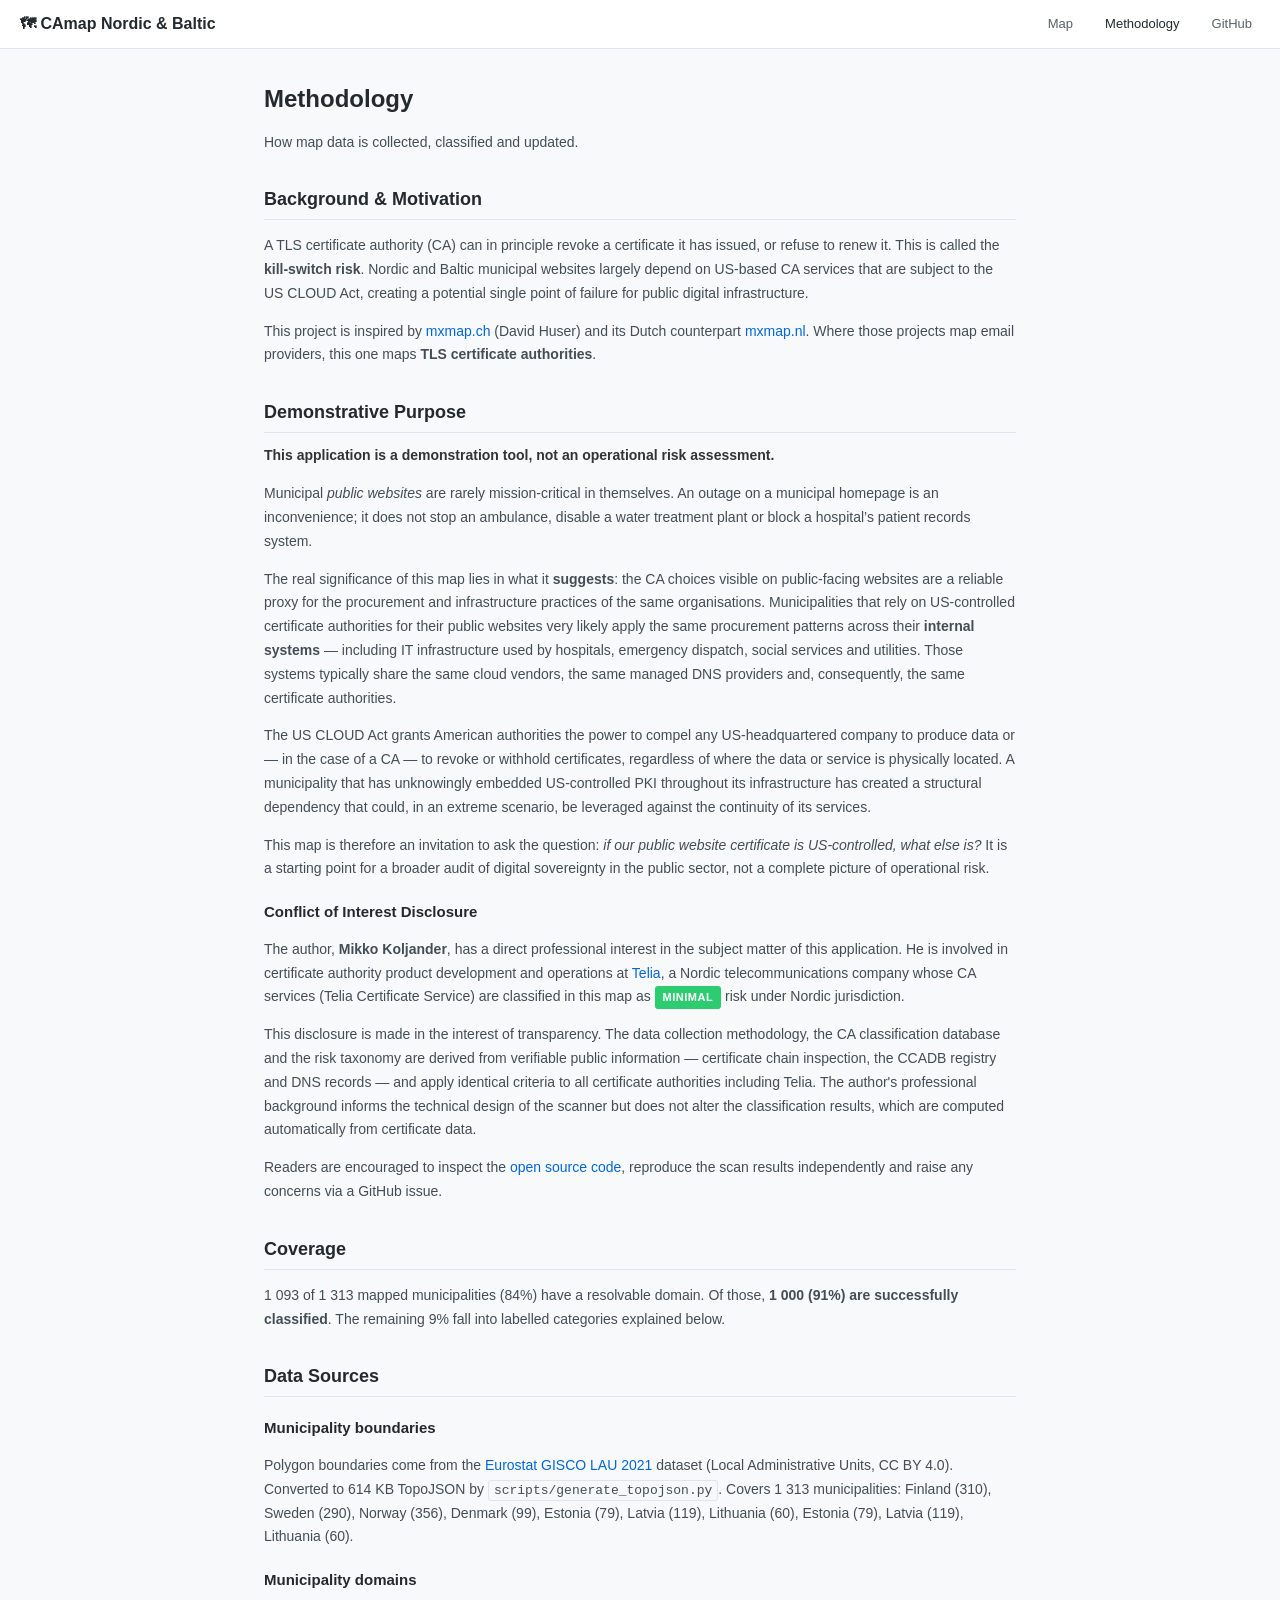
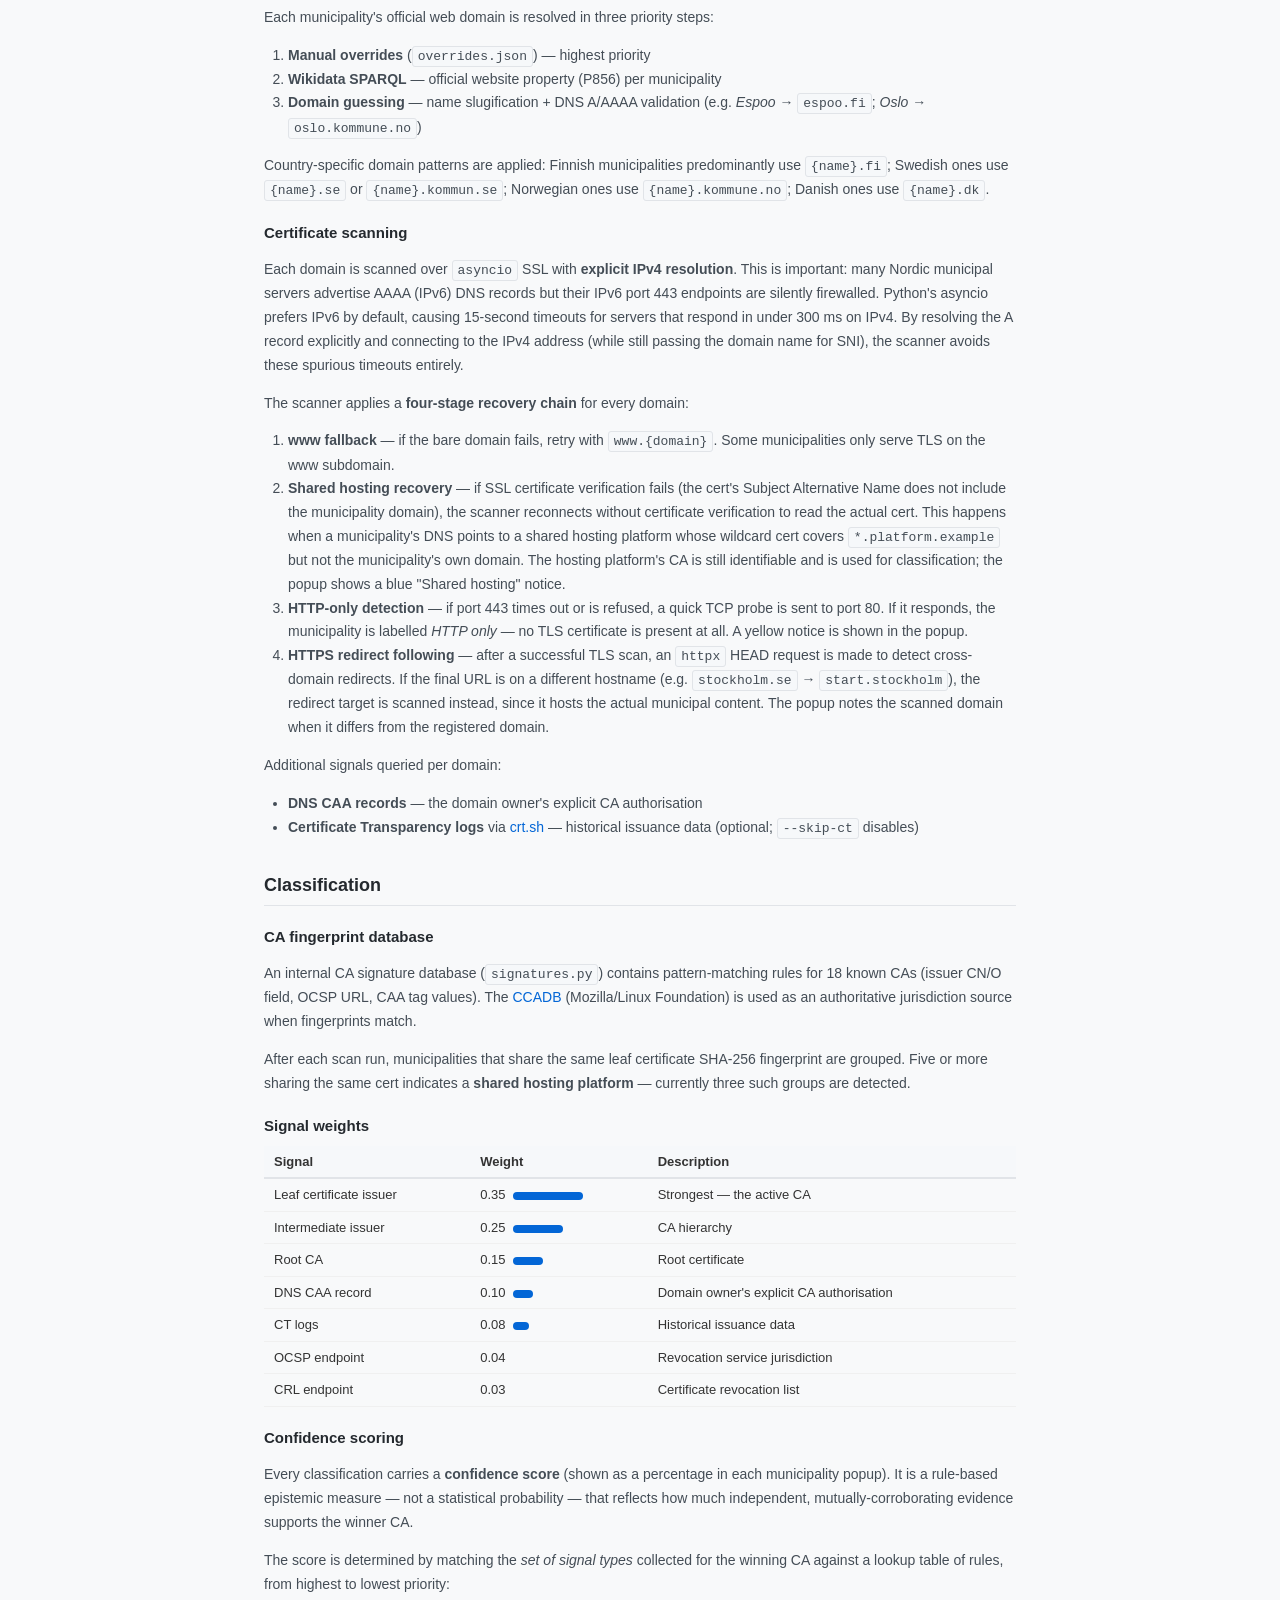
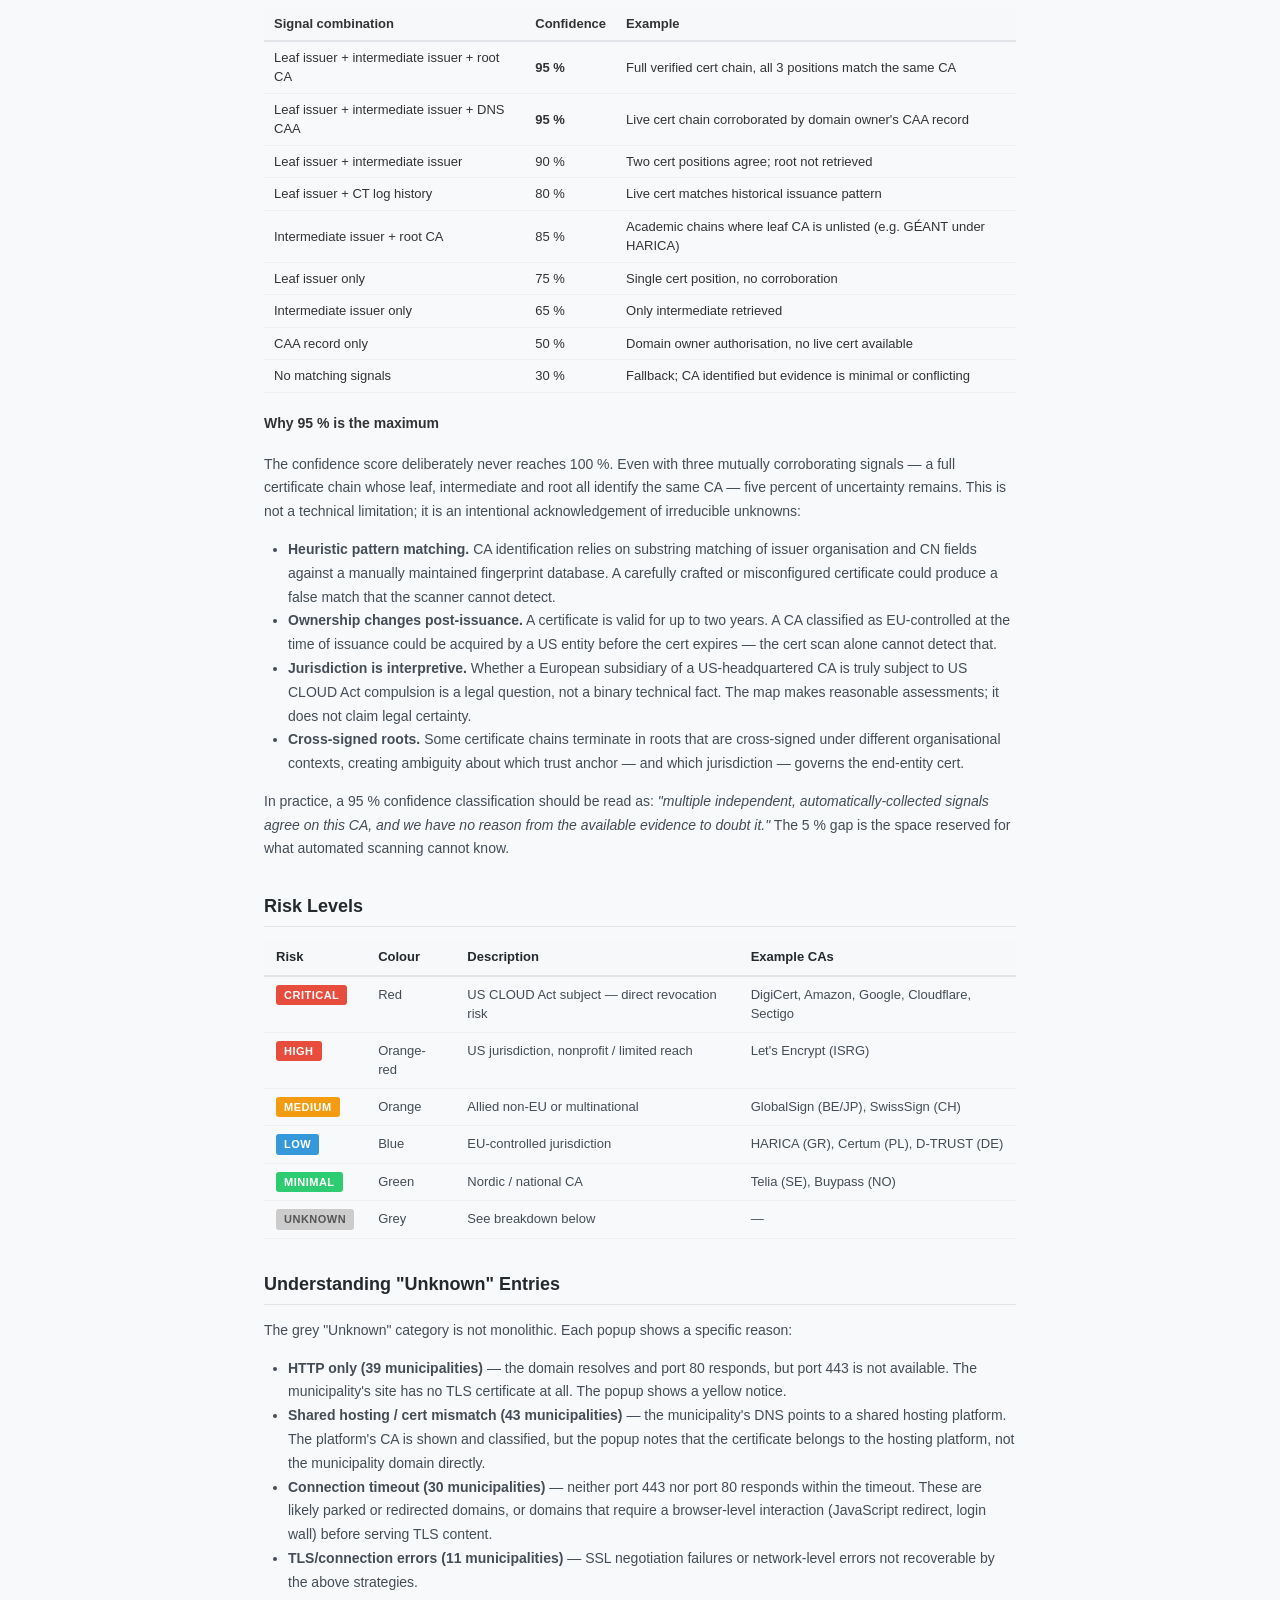
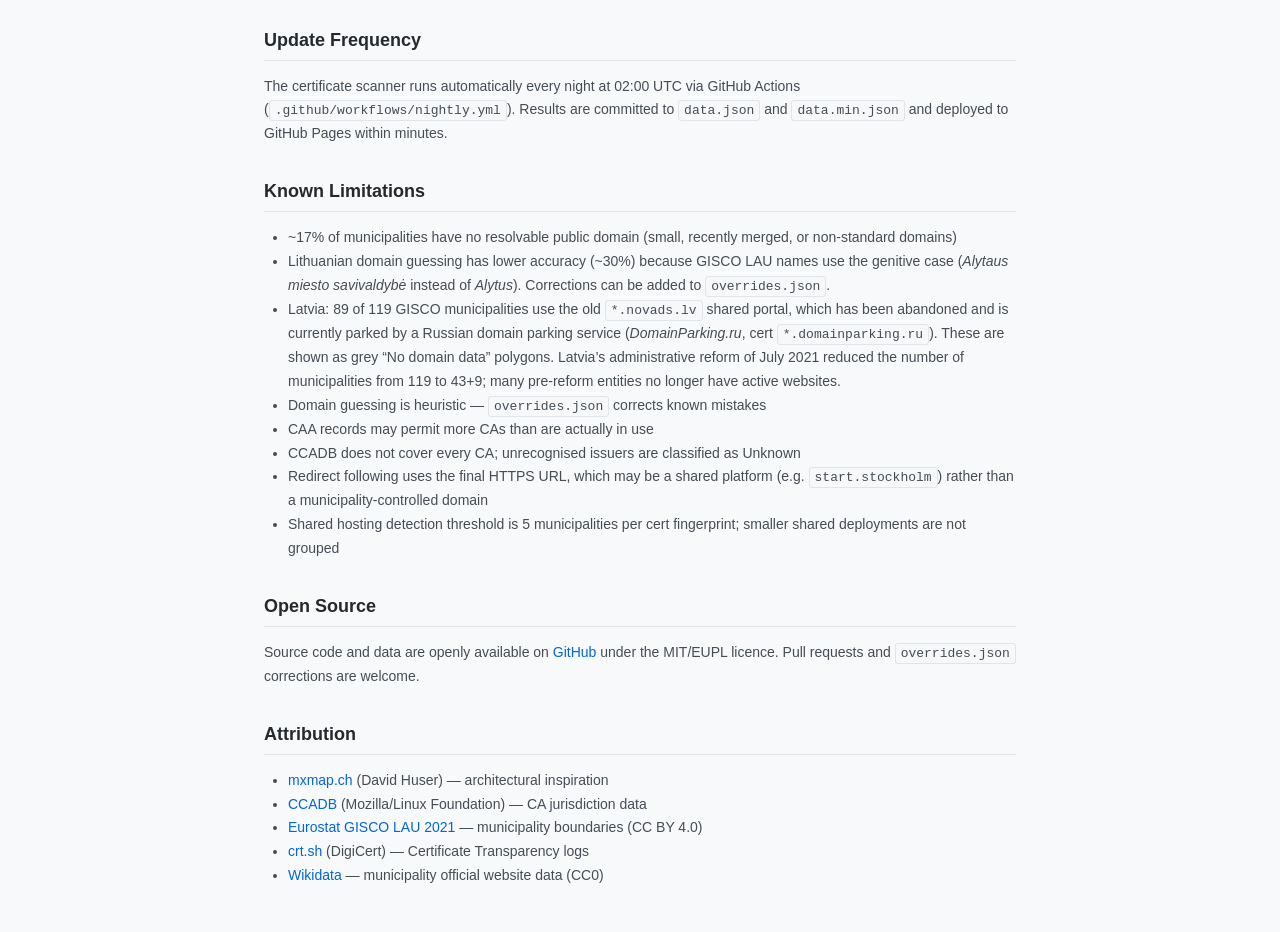
<file: methodology.html>
<!DOCTYPE html>
<html lang="en">
<head>
  <meta charset="UTF-8">
  <meta name="viewport" content="width=device-width, initial-scale=1.0">
  <title>Methodology — CAmap Nordic & Baltic</title>
  <link rel="stylesheet" href="css/shared.css">
  <link rel="stylesheet" href="css/content.css">
</head>
<body>
  <nav class="nav">
    <span class="nav-title">🗺 CAmap Nordic & Baltic</span>
    <a href="index.html" class="nav-link">Map</a>
    <a href="methodology.html" class="nav-link active">Methodology</a>
    <a href="https://github.com/koldex/ca-sovereignty-map" class="nav-link" target="_blank" rel="noopener">GitHub</a>
  </nav>
  <div class="content-page">
    <h1>Methodology</h1>
    <p class="text-muted">How map data is collected, classified and updated.</p>

    <h2>Background &amp; Motivation</h2>
    <p>
      A TLS certificate authority (CA) can in principle revoke a certificate it has issued,
      or refuse to renew it. This is called the <strong>kill-switch risk</strong>. Nordic
      and Baltic municipal websites largely depend on US-based CA services that are subject to
      the US CLOUD Act, creating a potential single point of failure for public digital infrastructure.
    </p>
    <p>
      This project is inspired by <a href="https://mxmap.ch" target="_blank">mxmap.ch</a>
      (David Huser) and its Dutch counterpart <a href="https://mxmap.nl" target="_blank">mxmap.nl</a>.
      Where those projects map email providers, this one maps <strong>TLS certificate authorities</strong>.
    </p>

    <h2>Demonstrative Purpose</h2>
    <div class="popup-notice notice-shared" style="margin-bottom:16px">
      <strong>This application is a demonstration tool, not an operational risk assessment.</strong>
    </div>
    <p>
      Municipal <em>public websites</em> are rarely mission-critical in themselves. An outage
      on a municipal homepage is an inconvenience; it does not stop an ambulance, disable a
      water treatment plant or block a hospital’s patient records system.
    </p>
    <p>
      The real significance of this map lies in what it <strong>suggests</strong>: the CA
      choices visible on public-facing websites are a reliable proxy for the procurement
      and infrastructure practices of the same organisations. Municipalities that rely on
      US-controlled certificate authorities for their public websites very likely apply the
      same procurement patterns across their <strong>internal systems</strong> — including
      IT infrastructure used by hospitals, emergency dispatch, social services and utilities.
      Those systems typically share the same cloud vendors, the same managed DNS providers
      and, consequently, the same certificate authorities.
    </p>
    <p>
      The US CLOUD Act grants American authorities the power to compel any US-headquartered
      company to produce data or — in the case of a CA — to revoke or withhold certificates,
      regardless of where the data or service is physically located. A municipality that has
      unknowingly embedded US-controlled PKI throughout its infrastructure has created a
      structural dependency that could, in an extreme scenario, be leveraged against the
      continuity of its services.
    </p>
    <p>
      This map is therefore an invitation to ask the question:
      <em>if our public website certificate is US-controlled, what else is?</em>
      It is a starting point for a broader audit of digital sovereignty in the public sector,
      not a complete picture of operational risk.
    </p>

    <h3>Conflict of Interest Disclosure</h3>
    <p>
      The author, <strong>Mikko Koljander</strong>, has a direct professional interest in the
      subject matter of this application. He is involved in certificate authority product
      development and operations at
      <a href="https://support.trust.telia.com/index_en.html" target="_blank" rel="noopener">Telia</a>,
      a Nordic telecommunications company whose CA services (Telia Certificate Service) are
      classified in this map as <span class="badge badge-nordic">Minimal</span> risk under
      Nordic jurisdiction.
    </p>
    <p>
      This disclosure is made in the interest of transparency. The data collection methodology,
      the CA classification database and the risk taxonomy are derived from verifiable public
      information — certificate chain inspection, the CCADB registry and DNS records — and
      apply identical criteria to all certificate authorities including Telia. The author's
      professional background informs the technical design of the scanner but does not alter
      the classification results, which are computed automatically from certificate data.
    </p>
    <p>
      Readers are encouraged to inspect the
      <a href="https://github.com/koldex/ca-sovereignty-map" target="_blank" rel="noopener">open
      source code</a>, reproduce the scan results independently and raise any concerns via a
      GitHub issue.
    </p>

    <h2>Coverage</h2>
    <p>
      1 093 of 1 313 mapped municipalities (84%) have a resolvable domain.
      Of those, <strong>1 000 (91%) are successfully classified</strong>. The remaining 9% fall
      into labelled categories explained below.
    </p>

    <h2>Data Sources</h2>
    <h3>Municipality boundaries</h3>
    <p>
      Polygon boundaries come from the
      <a href="https://gisco-services.ec.europa.eu/distribution/v2/lau/" target="_blank">Eurostat GISCO LAU 2021</a>
      dataset (Local Administrative Units, CC BY 4.0). Converted to 614 KB TopoJSON by
      <code>scripts/generate_topojson.py</code>. Covers 1 313 municipalities:
      Finland (310), Sweden (290), Norway (356), Denmark (99), Estonia (79), Latvia (119), Lithuania (60), Estonia (79), Latvia (119), Lithuania (60).
    </p>

    <h3>Municipality domains</h3>
    <p>Each municipality's official web domain is resolved in three priority steps:</p>
    <ol>
      <li><strong>Manual overrides</strong> (<code>overrides.json</code>) — highest priority</li>
      <li><strong>Wikidata SPARQL</strong> — official website property (P856) per municipality</li>
      <li><strong>Domain guessing</strong> — name slugification + DNS A/AAAA validation
          (e.g. <em>Espoo</em> → <code>espoo.fi</code>; <em>Oslo</em> → <code>oslo.kommune.no</code>)</li>
    </ol>
    <p>
      Country-specific domain patterns are applied: Finnish municipalities predominantly use
      <code>{name}.fi</code>; Swedish ones use <code>{name}.se</code> or <code>{name}.kommun.se</code>;
      Norwegian ones use <code>{name}.kommune.no</code>; Danish ones use <code>{name}.dk</code>.
    </p>

    <h3>Certificate scanning</h3>
    <p>
      Each domain is scanned over <code>asyncio</code> SSL with
      <strong>explicit IPv4 resolution</strong>. This is important: many Nordic municipal servers
      advertise AAAA (IPv6) DNS records but their IPv6 port 443 endpoints are silently firewalled.
      Python's asyncio prefers IPv6 by default, causing 15-second timeouts for servers that respond
      in under 300 ms on IPv4. By resolving the A record explicitly and connecting to the IPv4
      address (while still passing the domain name for SNI), the scanner avoids these spurious
      timeouts entirely.
    </p>
    <p>The scanner applies a <strong>four-stage recovery chain</strong> for every domain:</p>
    <ol>
      <li>
        <strong>www fallback</strong> — if the bare domain fails, retry with <code>www.{domain}</code>.
        Some municipalities only serve TLS on the www subdomain.
      </li>
      <li>
        <strong>Shared hosting recovery</strong> — if SSL certificate verification fails
        (the cert's Subject Alternative Name does not include the municipality domain), the scanner
        reconnects without certificate verification to read the actual cert. This happens when a
        municipality's DNS points to a shared hosting platform whose wildcard cert covers
        <code>*.platform.example</code> but not the municipality's own domain. The hosting
        platform's CA is still identifiable and is used for classification; the popup shows a
        blue "Shared hosting" notice.
      </li>
      <li>
        <strong>HTTP-only detection</strong> — if port 443 times out or is refused, a quick
        TCP probe is sent to port 80. If it responds, the municipality is labelled
        <em>HTTP only</em> — no TLS certificate is present at all. A yellow notice is shown
        in the popup.
      </li>
      <li>
        <strong>HTTPS redirect following</strong> — after a successful TLS scan, an
        <code>httpx</code> HEAD request is made to detect cross-domain redirects. If the
        final URL is on a different hostname (e.g. <code>stockholm.se</code> → <code>start.stockholm</code>),
        the redirect target is scanned instead, since it hosts the actual municipal content.
        The popup notes the scanned domain when it differs from the registered domain.
      </li>
    </ol>
    <p>Additional signals queried per domain:</p>
    <ul>
      <li><strong>DNS CAA records</strong> — the domain owner's explicit CA authorisation</li>
      <li><strong>Certificate Transparency logs</strong> via <a href="https://crt.sh" target="_blank">crt.sh</a>
          — historical issuance data (optional; <code>--skip-ct</code> disables)</li>
    </ul>

    <h2>Classification</h2>
    <h3>CA fingerprint database</h3>
    <p>
      An internal CA signature database (<code>signatures.py</code>) contains pattern-matching
      rules for 18 known CAs (issuer CN/O field, OCSP URL, CAA tag values). The
      <a href="https://ccadb.org" target="_blank">CCADB</a> (Mozilla/Linux Foundation) is
      used as an authoritative jurisdiction source when fingerprints match.
    </p>
    <p>
      After each scan run, municipalities that share the same leaf certificate SHA-256
      fingerprint are grouped. Five or more sharing the same cert indicates a
      <strong>shared hosting platform</strong> — currently three such groups are detected.
    </p>

    <h3>Signal weights</h3>
    <table class="signal-table">
      <thead><tr><th>Signal</th><th>Weight</th><th>Description</th></tr></thead>
      <tbody>
        <tr><td>Leaf certificate issuer</td><td>0.35 <span class="signal-weight-bar" style="width:70px"></span></td><td>Strongest — the active CA</td></tr>
        <tr><td>Intermediate issuer</td><td>0.25 <span class="signal-weight-bar" style="width:50px"></span></td><td>CA hierarchy</td></tr>
        <tr><td>Root CA</td><td>0.15 <span class="signal-weight-bar" style="width:30px"></span></td><td>Root certificate</td></tr>
        <tr><td>DNS CAA record</td><td>0.10 <span class="signal-weight-bar" style="width:20px"></span></td><td>Domain owner's explicit CA authorisation</td></tr>
        <tr><td>CT logs</td><td>0.08 <span class="signal-weight-bar" style="width:16px"></span></td><td>Historical issuance data</td></tr>
        <tr><td>OCSP endpoint</td><td>0.04</td><td>Revocation service jurisdiction</td></tr>
        <tr><td>CRL endpoint</td><td>0.03</td><td>Certificate revocation list</td></tr>
      </tbody>
    </table>

    <h3>Confidence scoring</h3>
    <p>
      Every classification carries a <strong>confidence score</strong> (shown as a percentage in
      each municipality popup). It is a rule-based epistemic measure — not a statistical
      probability — that reflects how much independent, mutually-corroborating evidence
      supports the winner CA.
    </p>
    <p>
      The score is determined by matching the <em>set of signal types</em> collected for the
      winning CA against a lookup table of rules, from highest to lowest priority:
    </p>
    <table class="signal-table">
      <thead><tr><th>Signal combination</th><th>Confidence</th><th>Example</th></tr></thead>
      <tbody>
        <tr><td>Leaf issuer + intermediate issuer + root CA</td><td><strong>95 %</strong></td><td>Full verified cert chain, all 3 positions match the same CA</td></tr>
        <tr><td>Leaf issuer + intermediate issuer + DNS CAA</td><td><strong>95 %</strong></td><td>Live cert chain corroborated by domain owner's CAA record</td></tr>
        <tr><td>Leaf issuer + intermediate issuer</td><td>90 %</td><td>Two cert positions agree; root not retrieved</td></tr>
        <tr><td>Leaf issuer + CT log history</td><td>80 %</td><td>Live cert matches historical issuance pattern</td></tr>
        <tr><td>Intermediate issuer + root CA</td><td>85 %</td><td>Academic chains where leaf CA is unlisted (e.g. GÉANT under HARICA)</td></tr>
        <tr><td>Leaf issuer only</td><td>75 %</td><td>Single cert position, no corroboration</td></tr>
        <tr><td>Intermediate issuer only</td><td>65 %</td><td>Only intermediate retrieved</td></tr>
        <tr><td>CAA record only</td><td>50 %</td><td>Domain owner authorisation, no live cert available</td></tr>
        <tr><td>No matching signals</td><td>30 %</td><td>Fallback; CA identified but evidence is minimal or conflicting</td></tr>
      </tbody>
    </table>
    <h4>Why 95 % is the maximum</h4>
    <p>
      The confidence score deliberately never reaches 100 %. Even with three mutually
      corroborating signals — a full certificate chain whose leaf, intermediate and root all
      identify the same CA — five percent of uncertainty remains. This is not a technical
      limitation; it is an intentional acknowledgement of irreducible unknowns:
    </p>
    <ul>
      <li><strong>Heuristic pattern matching.</strong> CA identification relies on substring
          matching of issuer organisation and CN fields against a manually maintained
          fingerprint database. A carefully crafted or misconfigured certificate could
          produce a false match that the scanner cannot detect.</li>
      <li><strong>Ownership changes post-issuance.</strong> A certificate is valid for up to
          two years. A CA classified as EU-controlled at the time of issuance could be
          acquired by a US entity before the cert expires — the cert scan alone cannot
          detect that.</li>
      <li><strong>Jurisdiction is interpretive.</strong> Whether a European subsidiary of a
          US-headquartered CA is truly subject to US CLOUD Act compulsion is a legal
          question, not a binary technical fact. The map makes reasonable assessments;
          it does not claim legal certainty.</li>
      <li><strong>Cross-signed roots.</strong> Some certificate chains terminate in roots
          that are cross-signed under different organisational contexts, creating ambiguity
          about which trust anchor — and which jurisdiction — governs the end-entity cert.</li>
    </ul>
    <p>
      In practice, a 95 % confidence classification should be read as: <em>"multiple
      independent, automatically-collected signals agree on this CA, and we have no
      reason from the available evidence to doubt it."</em> The 5 % gap is the space
      reserved for what automated scanning cannot know.
    </p>

    <h2>Risk Levels</h2>
    <table class="risk-table">
      <thead><tr><th>Risk</th><th>Colour</th><th>Description</th><th>Example CAs</th></tr></thead>
      <tbody>
        <tr><td><span class="badge badge-us">Critical</span></td><td>Red</td><td>US CLOUD Act subject — direct revocation risk</td><td>DigiCert, Amazon, Google, Cloudflare, Sectigo</td></tr>
        <tr><td><span class="badge badge-us">High</span></td><td>Orange-red</td><td>US jurisdiction, nonprofit / limited reach</td><td>Let's Encrypt (ISRG)</td></tr>
        <tr><td><span class="badge badge-allied">Medium</span></td><td>Orange</td><td>Allied non-EU or multinational</td><td>GlobalSign (BE/JP), SwissSign (CH)</td></tr>
        <tr><td><span class="badge badge-eu">Low</span></td><td>Blue</td><td>EU-controlled jurisdiction</td><td>HARICA (GR), Certum (PL), D-TRUST (DE)</td></tr>
        <tr><td><span class="badge badge-nordic">Minimal</span></td><td>Green</td><td>Nordic / national CA</td><td>Telia (SE), Buypass (NO)</td></tr>
        <tr><td><span class="badge badge-unknown">Unknown</span></td><td>Grey</td><td>See breakdown below</td><td>—</td></tr>
      </tbody>
    </table>

    <h2>Understanding "Unknown" Entries</h2>
    <p>
      The grey "Unknown" category is not monolithic. Each popup shows a specific reason:
    </p>
    <ul>
      <li>
        <strong>HTTP only (39 municipalities)</strong> — the domain resolves and port 80 responds,
        but port 443 is not available. The municipality's site has no TLS certificate at all.
        The popup shows a yellow notice.
      </li>
      <li>
        <strong>Shared hosting / cert mismatch (43 municipalities)</strong> — the municipality's
        DNS points to a shared hosting platform. The platform's CA is shown and classified, but
        the popup notes that the certificate belongs to the hosting platform, not the municipality
        domain directly.
      </li>
      <li>
        <strong>Connection timeout (30 municipalities)</strong> — neither port 443 nor port 80
        responds within the timeout. These are likely parked or redirected domains, or domains
        that require a browser-level interaction (JavaScript redirect, login wall) before serving
        TLS content.
      </li>
      <li>
        <strong>TLS/connection errors (11 municipalities)</strong> — SSL negotiation failures
        or network-level errors not recoverable by the above strategies.
      </li>
    </ul>

    <h2>Update Frequency</h2>
    <p>
      The certificate scanner runs automatically every night at 02:00 UTC via GitHub Actions
      (<code>.github/workflows/nightly.yml</code>). Results are committed to
      <code>data.json</code> and <code>data.min.json</code> and deployed to GitHub Pages within
      minutes.
    </p>

    <h2>Known Limitations</h2>
    <ul>
      <li>~17% of municipalities have no resolvable public domain (small, recently merged, or non-standard domains)</li>
      <li>Lithuanian domain guessing has lower accuracy (~30%) because GISCO LAU names use the
          genitive case (<em>Alytaus miesto savivaldybė</em> instead of <em>Alytus</em>).
          Corrections can be added to <code>overrides.json</code>.</li>
      <li>Latvia: 89 of 119 GISCO municipalities use the old <code>*.novads.lv</code>
          shared portal, which has been abandoned and is currently parked by a Russian
          domain parking service (<em>DomainParking.ru</em>, cert <code>*.domainparking.ru</code>).
          These are shown as grey “No domain data” polygons. Latvia’s administrative
          reform of July 2021 reduced the number of municipalities from 119 to 43+9;
          many pre-reform entities no longer have active websites.</li>
      <li>Domain guessing is heuristic — <code>overrides.json</code> corrects known mistakes</li>
      <li>CAA records may permit more CAs than are actually in use</li>
      <li>CCADB does not cover every CA; unrecognised issuers are classified as Unknown</li>
      <li>Redirect following uses the final HTTPS URL, which may be a shared platform
          (e.g. <code>start.stockholm</code>) rather than a municipality-controlled domain</li>
      <li>Shared hosting detection threshold is 5 municipalities per cert fingerprint;
          smaller shared deployments are not grouped</li>
    </ul>

    <h2>Open Source</h2>
    <p>
      Source code and data are openly available on
      <a href="https://github.com/koldex/ca-sovereignty-map" target="_blank">GitHub</a>
      under the MIT/EUPL licence. Pull requests and <code>overrides.json</code> corrections
      are welcome.
    </p>

    <h2>Attribution</h2>
    <ul>
      <li><a href="https://github.com/dbrgn/mxmap" target="_blank">mxmap.ch</a> (David Huser) — architectural inspiration</li>
      <li><a href="https://ccadb.org" target="_blank">CCADB</a> (Mozilla/Linux Foundation) — CA jurisdiction data</li>
      <li><a href="https://gisco-services.ec.europa.eu/" target="_blank">Eurostat GISCO LAU 2021</a> — municipality boundaries (CC BY 4.0)</li>
      <li><a href="https://crt.sh" target="_blank">crt.sh</a> (DigiCert) — Certificate Transparency logs</li>
      <li><a href="https://wikidata.org" target="_blank">Wikidata</a> — municipality official website data (CC0)</li>
    </ul>
  </div>
  <script src="js/nav.js"></script>
</body>
</html>
</file>
<file: css/shared.css>
/* CAmap Nordics — Shared CSS */

:root {
  --color-us: #e74c3c;
  --color-us-medium: #f1948a;
  --color-eu: #3498db;
  --color-eu-medium: #85c1e9;
  --color-nordic: #2ecc71;
  --color-nordic-medium: #82e0aa;
  --color-allied: #f39c12;
  --color-allied-medium: #f8c471;
  --color-unknown: #cccccc;

  /* Colorblind-safe palette */
  --color-cb-us: #d55e00;
  --color-cb-us-medium: #f0b27a;
  --color-cb-eu: #0072b2;
  --color-cb-eu-medium: #7fb3d8;
  --color-cb-nordic: #009e73;
  --color-cb-nordic-medium: #7fceab;
  --color-cb-allied: #e69f00;
  --color-cb-allied-medium: #f2ce7e;

  --font-sans: -apple-system, BlinkMacSystemFont, "Segoe UI", Roboto, Helvetica, Arial, sans-serif;
  --border-radius: 6px;
  --shadow: 0 2px 8px rgba(0, 0, 0, 0.15);
}

* {
  box-sizing: border-box;
}

body {
  margin: 0;
  padding: 0;
  font-family: var(--font-sans);
  font-size: 14px;
  line-height: 1.5;
  color: #333;
  background: #f8f9fa;
}

a {
  color: #0366d6;
  text-decoration: none;
}

a:hover {
  text-decoration: underline;
}

/* ── Navigation ─────────────────────────────────────────── */

.nav {
  display: flex;
  align-items: center;
  gap: 16px;
  padding: 10px 20px;
  background: #fff;
  border-bottom: 1px solid #e1e4e8;
  position: relative;
  z-index: 1000;
}

.nav-title {
  font-size: 16px;
  font-weight: 600;
  color: #24292e;
  margin-right: auto;
}

.nav-link {
  font-size: 13px;
  color: #586069;
  padding: 4px 8px;
  border-radius: 3px;
  transition: background 0.15s;
}

.nav-link:hover {
  background: #f6f8fa;
  text-decoration: none;
}

.nav-link.active {
  color: #24292e;
  font-weight: 500;
}

/* ── Risk badges ─────────────────────────────────────────── */

.badge {
  display: inline-block;
  padding: 2px 8px;
  border-radius: 3px;
  font-size: 11px;
  font-weight: 600;
  text-transform: uppercase;
  letter-spacing: 0.5px;
}

.badge-us { background: var(--color-us); color: #fff; }
.badge-eu { background: var(--color-eu); color: #fff; }
.badge-nordic { background: var(--color-nordic); color: #fff; }
.badge-allied { background: var(--color-allied); color: #fff; }
.badge-unknown { background: var(--color-unknown); color: #555; }

/* ── Utility ─────────────────────────────────────────────── */

.text-muted { color: #6a737d; }
.text-small { font-size: 12px; }
.mt-1 { margin-top: 4px; }
.mt-2 { margin-top: 8px; }
.mt-3 { margin-top: 16px; }
</file>
<file: css/content.css>
/* CAmap Nordics — Content pages (methodology, about) */

.content-page {
  max-width: 800px;
  margin: 0 auto;
  padding: 32px 24px;
}

.content-page h1 {
  font-size: 24px;
  font-weight: 700;
  margin-top: 0;
  margin-bottom: 8px;
  color: #24292e;
}

.content-page h2 {
  font-size: 18px;
  font-weight: 600;
  margin-top: 32px;
  margin-bottom: 12px;
  color: #24292e;
  padding-bottom: 6px;
  border-bottom: 1px solid #e1e4e8;
}

.content-page h3 {
  font-size: 15px;
  font-weight: 600;
  margin-top: 20px;
  margin-bottom: 8px;
  color: #24292e;
}

.content-page p {
  margin-bottom: 12px;
  color: #444d56;
  line-height: 1.7;
}

.content-page ul, .content-page ol {
  margin-bottom: 12px;
  padding-left: 24px;
  color: #444d56;
  line-height: 1.7;
}

.content-page code {
  font-family: "SFMono-Regular", Consolas, "Liberation Mono", Menlo, monospace;
  font-size: 13px;
  background: #f6f8fa;
  padding: 2px 5px;
  border-radius: 3px;
  border: 1px solid #e1e4e8;
}

/* ── Risk level table ────────────────────────────────────── */

.risk-table {
  width: 100%;
  border-collapse: collapse;
  margin-bottom: 20px;
  font-size: 13px;
}

.risk-table th {
  text-align: left;
  padding: 8px 12px;
  background: #f6f8fa;
  border-bottom: 2px solid #e1e4e8;
  font-weight: 600;
  color: #24292e;
}

.risk-table td {
  padding: 8px 12px;
  border-bottom: 1px solid #f0f0f0;
  color: #444d56;
  vertical-align: top;
}

.risk-table tr:hover td {
  background: #f9f9f9;
}

/* ── Signal weight visualization ─────────────────────────── */

.signal-table {
  width: 100%;
  border-collapse: collapse;
  margin-bottom: 20px;
  font-size: 13px;
}

.signal-table th {
  text-align: left;
  padding: 6px 10px;
  background: #f6f8fa;
  border-bottom: 2px solid #e1e4e8;
  font-weight: 600;
}

.signal-table td {
  padding: 6px 10px;
  border-bottom: 1px solid #f0f0f0;
}

.signal-weight-bar {
  display: inline-block;
  height: 8px;
  border-radius: 4px;
  background: #0366d6;
  vertical-align: middle;
  margin-left: 4px;
}
</file>
